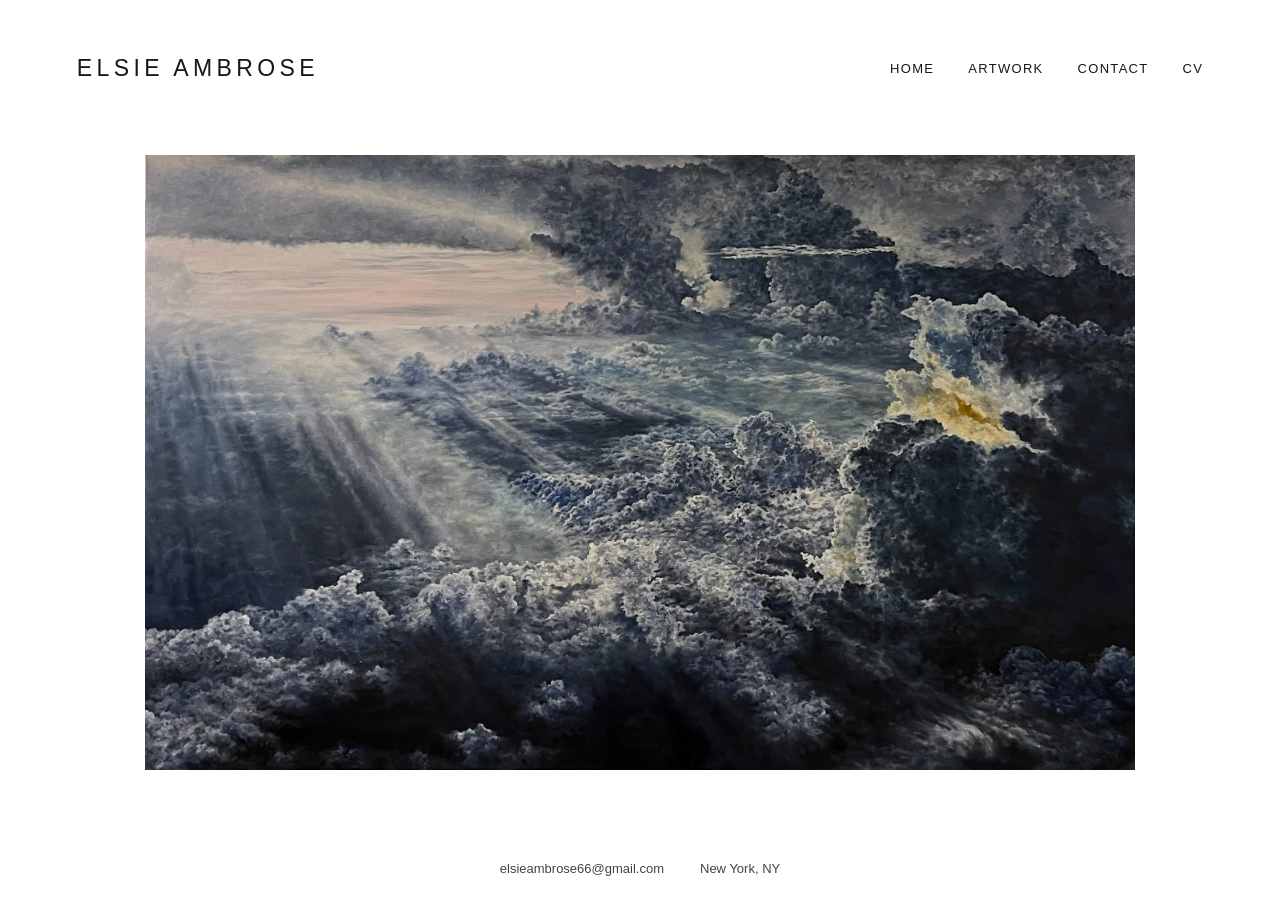
<file: index.html>
<!doctype html>
<html lang="en">
<head>
<meta charset="utf-8">
<meta name="viewport" content="width=device-width, initial-scale=1">
<title>Elsie Ambrose — Artist</title>
<meta name="description" content="Paintings, drawings, and sculptures by Elsie Ambrose, New York.">
<link rel="stylesheet" href="./assets/site.css">
<link rel="icon" href="./favicon.ico" sizes="any">
<link rel="icon" href="./favicon-192.png" type="image/png" sizes="192x192">
<link rel="apple-touch-icon" href="./apple-touch-icon.png">
</head>
<body>
<a class="skip" href="#main">Skip to content</a>
<header class="site-header"><a class="brand" href="./">Elsie Ambrose</a><nav aria-label="Main navigation"><a href="./">Home</a><a href="./artwork/">Artwork</a><a href="./contact/">Contact</a><a href="./cv/">CV</a></nav></header>
<main id="main"><section class="home"><h1 class="sr-only">Elsie Ambrose</h1><img class="home-art" src="artwork/cloudscape.jpeg" alt="Elsie Ambrose’s painting of turbulent clouds and shafts of light" width="2474" height="1536" fetchpriority="high"></section></main>
<footer><a href="mailto:elsieambrose66@gmail.com">elsieambrose66@gmail.com</a><span>New York, NY</span></footer>
</body>
</html>
</file>
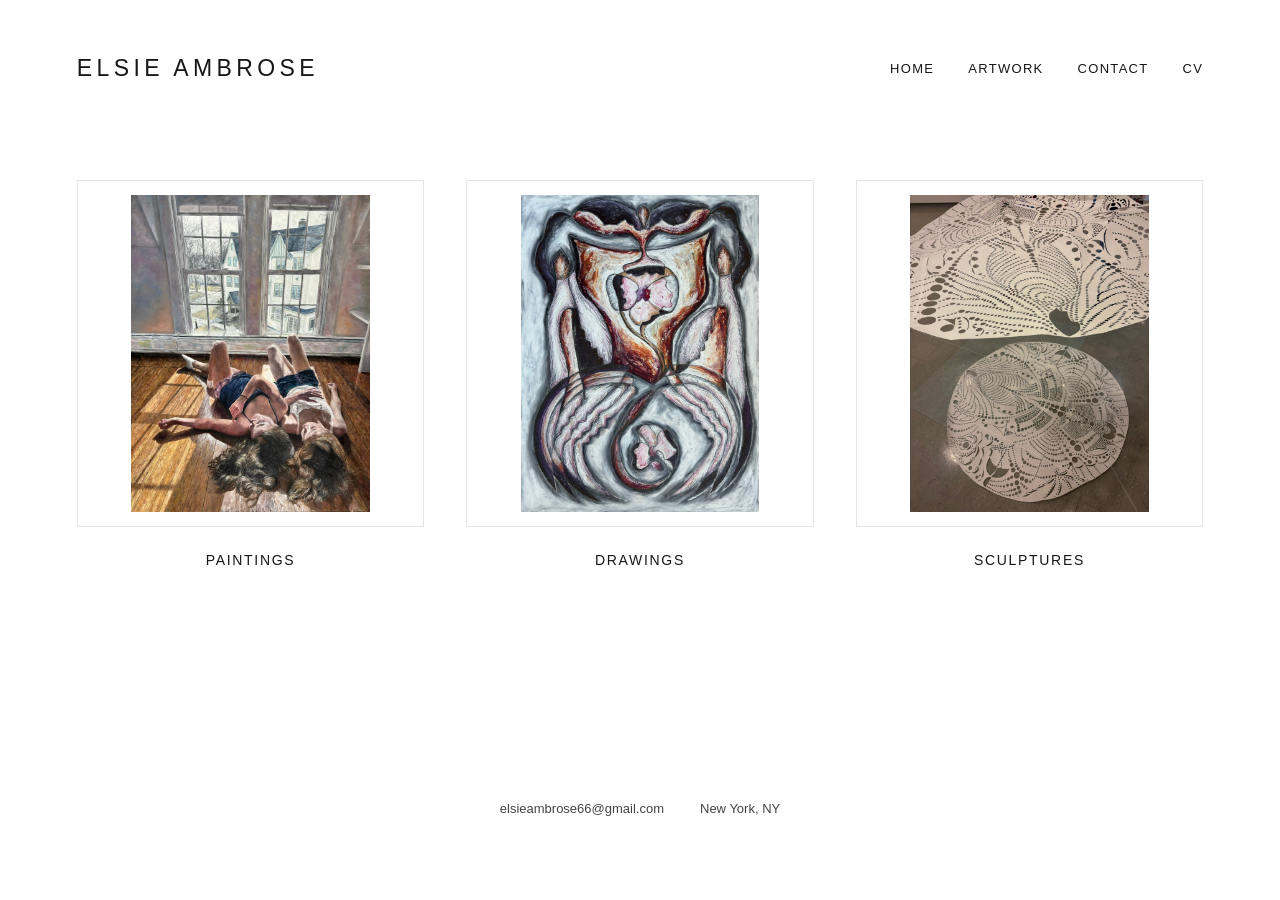
<file: artwork/index.html>
<!doctype html>
<html lang="en">
<head>
<meta charset="utf-8">
<meta name="viewport" content="width=device-width, initial-scale=1">
<title>Artwork — Elsie Ambrose</title>
<meta name="description" content="Paintings, drawings, and sculptures by Elsie Ambrose, New York.">
<link rel="stylesheet" href="../assets/site.css">
<link rel="icon" href="../favicon.ico" sizes="any">
<link rel="icon" href="../favicon-192.png" type="image/png" sizes="192x192">
<link rel="apple-touch-icon" href="../apple-touch-icon.png">
</head>
<body>
<a class="skip" href="#main">Skip to content</a>
<header class="site-header"><a class="brand" href="../">Elsie Ambrose</a><nav aria-label="Main navigation"><a href="../">Home</a><a href="../artwork/">Artwork</a><a href="../contact/">Contact</a><a href="../cv/">CV</a></nav></header>
<main id="main"><section class="artwork-index"><h1 class="sr-only">Artwork</h1><div class="collection-grid"><a href="paintings/" class="collection-cover"><div class="cover-image"><img src="plate-038.jpeg" width="1536" height="2048" alt="Let the Light in, Oil on canvas"></div><h2>Paintings</h2></a><a href="drawings/" class="collection-cover"><div class="cover-image"><img src="plate-045.jpeg" width="1532" height="2052" alt="Condition, Oil pastel and graphite on wood panel"></div><h2>Drawings</h2></a><a href="sculptures/" class="collection-cover"><div class="cover-image"><img src="plate-047.jpeg" width="1536" height="2048" alt="Unmonumental, Hand-cut paper, fishing wire"></div><h2>Sculptures</h2></a></div></section></main>
<footer><a href="mailto:elsieambrose66@gmail.com">elsieambrose66@gmail.com</a><span>New York, NY</span></footer>
</body>
</html>
</file>
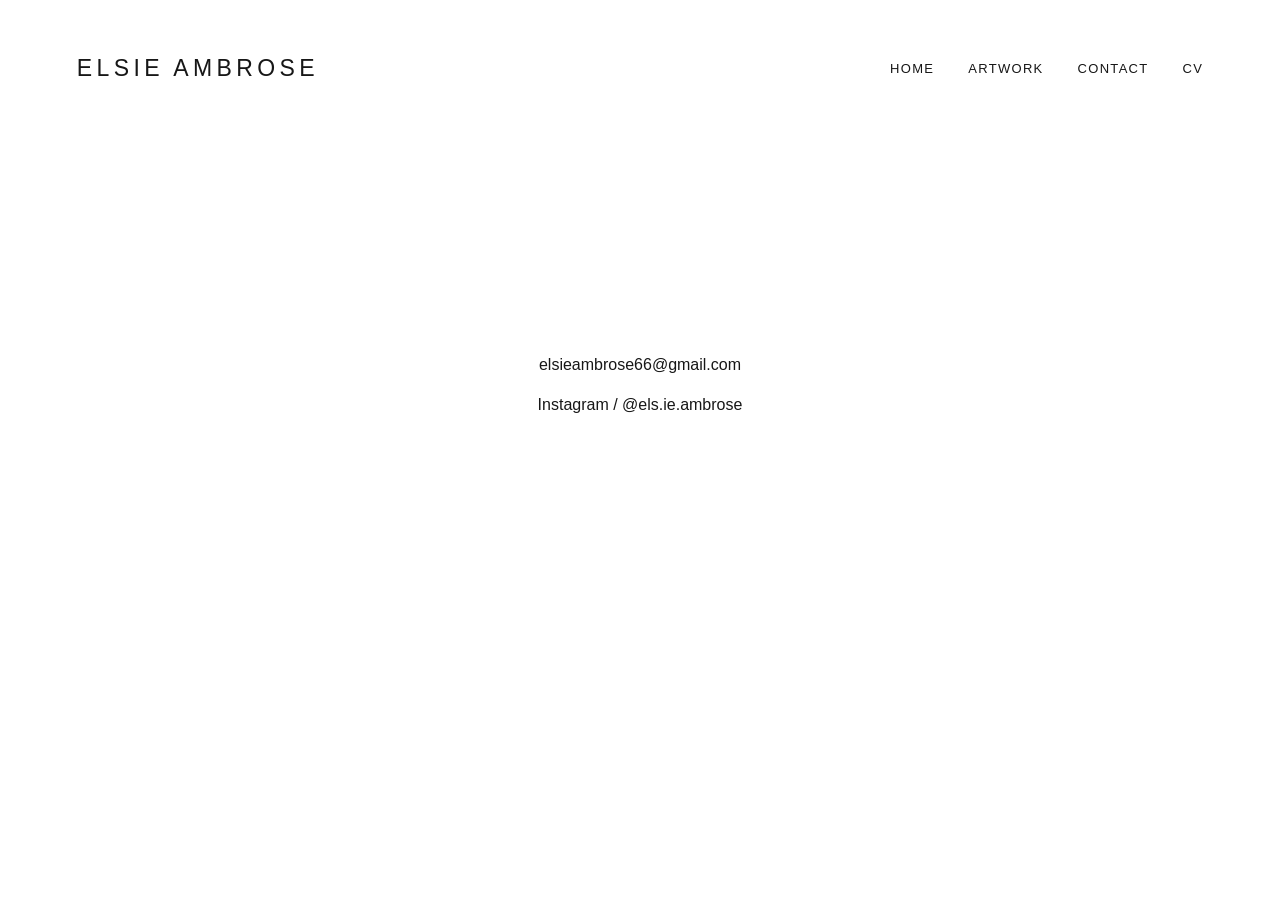
<file: contact/index.html>
<!doctype html>
<html lang="en">
<head>
<meta charset="utf-8">
<meta name="viewport" content="width=device-width, initial-scale=1">
<title>Contact — Elsie Ambrose</title>
<meta name="description" content="Paintings, drawings, and sculptures by Elsie Ambrose, New York.">
<link rel="stylesheet" href="../assets/site.css">
<link rel="icon" href="../favicon.ico" sizes="any">
<link rel="icon" href="../favicon-192.png" type="image/png" sizes="192x192">
<link rel="apple-touch-icon" href="../apple-touch-icon.png">
</head>
<body>
<a class="skip" href="#main">Skip to content</a>
<header class="site-header"><a class="brand" href="../">Elsie Ambrose</a><nav aria-label="Main navigation"><a href="../">Home</a><a href="../artwork/">Artwork</a><a href="../contact/">Contact</a><a href="../cv/">CV</a></nav></header>
<main id="main"><section class="contact-page"><h1 class="sr-only">Contact</h1><a href="mailto:elsieambrose66@gmail.com">elsieambrose66@gmail.com</a><a href="https://www.instagram.com/els.ie.ambrose/" target="_blank" rel="noopener noreferrer">Instagram / @els.ie.ambrose</a></section></main>
<footer><a href="mailto:elsieambrose66@gmail.com">elsieambrose66@gmail.com</a><span>New York, NY</span></footer>
</body>
</html>
</file>
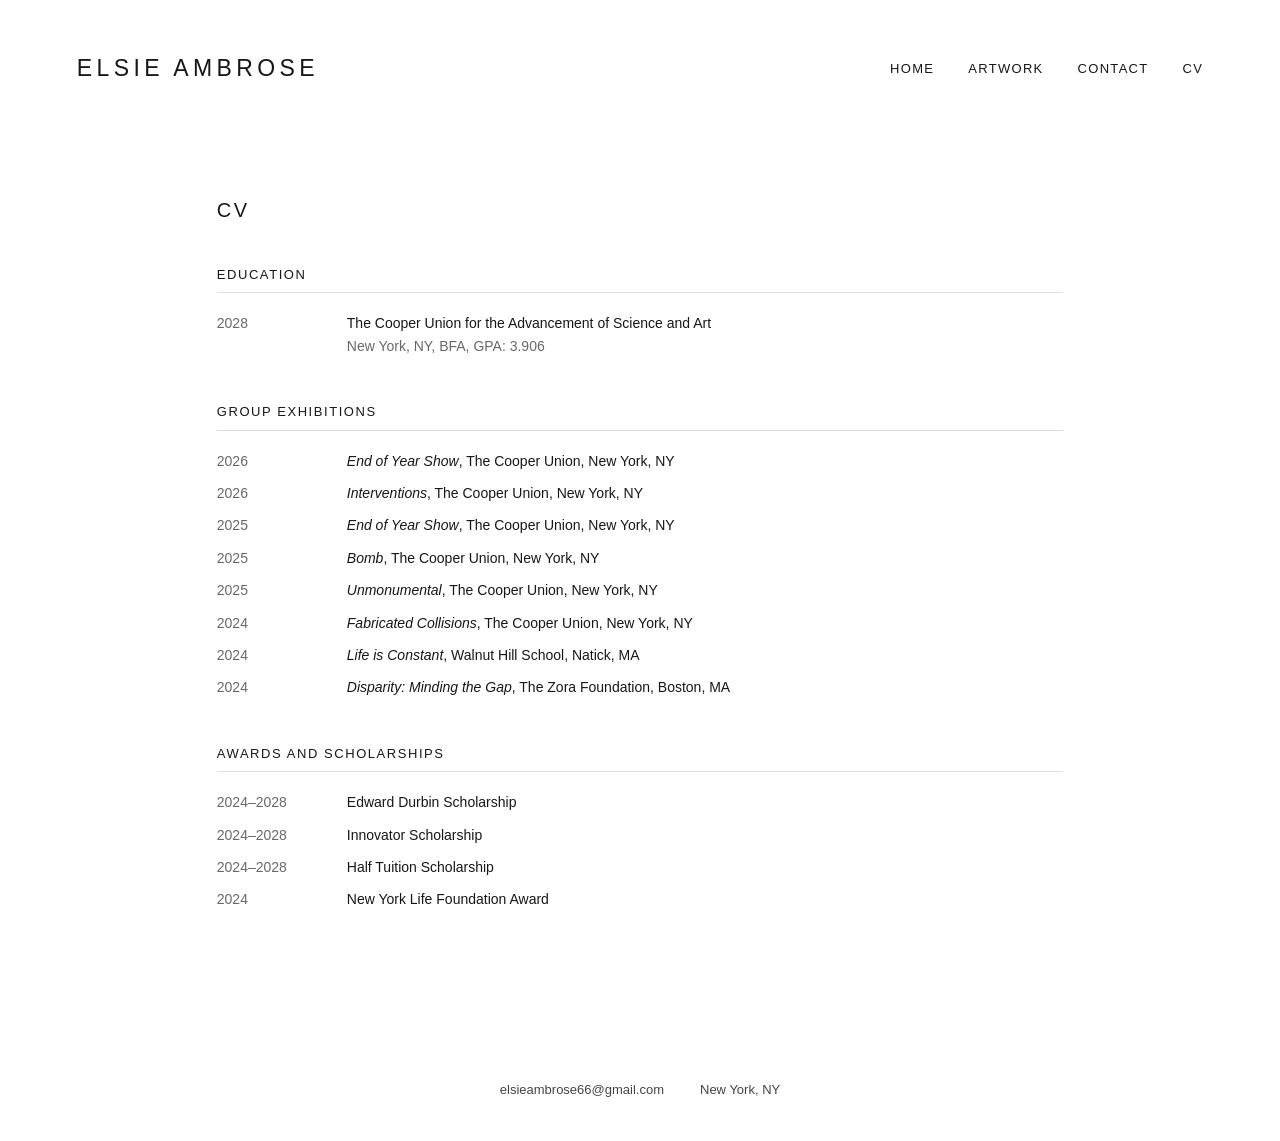
<file: cv/index.html>
<!doctype html>
<html lang="en">
<head>
<meta charset="utf-8">
<meta name="viewport" content="width=device-width, initial-scale=1">
<title>CV — Elsie Ambrose</title>
<meta name="description" content="Paintings, drawings, and sculptures by Elsie Ambrose, New York.">
<link rel="stylesheet" href="../assets/site.css">
<link rel="icon" href="../favicon.ico" sizes="any">
<link rel="icon" href="../favicon-192.png" type="image/png" sizes="192x192">
<link rel="apple-touch-icon" href="../apple-touch-icon.png">
</head>
<body>
<a class="skip" href="#main">Skip to content</a>
<header class="site-header"><a class="brand" href="../">Elsie Ambrose</a><nav aria-label="Main navigation"><a href="../">Home</a><a href="../artwork/">Artwork</a><a href="../contact/">Contact</a><a href="../cv/">CV</a></nav></header>
<main id="main"><section class="cv-page"><h1>CV</h1><h2>Education</h2><ul class="cv-list"><li><span class="cv-year">2028</span><span>The Cooper Union for the Advancement of Science and Art<span class="cv-note">New York, NY, BFA, GPA: 3.906</span></span></li></ul><h2>Group Exhibitions</h2><ul class="cv-list"><li><span class="cv-year">2026</span><span><em>End of Year Show</em>, The Cooper Union, New York, NY</span></li><li><span class="cv-year">2026</span><span><em>Interventions</em>, The Cooper Union, New York, NY</span></li><li><span class="cv-year">2025</span><span><em>End of Year Show</em>, The Cooper Union, New York, NY</span></li><li><span class="cv-year">2025</span><span><em>Bomb</em>, The Cooper Union, New York, NY</span></li><li><span class="cv-year">2025</span><span><em>Unmonumental</em>, The Cooper Union, New York, NY</span></li><li><span class="cv-year">2024</span><span><em>Fabricated Collisions</em>, The Cooper Union, New York, NY</span></li><li><span class="cv-year">2024</span><span><em>Life is Constant</em>, Walnut Hill School, Natick, MA</span></li><li><span class="cv-year">2024</span><span><em>Disparity: Minding the Gap</em>, The Zora Foundation, Boston, MA</span></li></ul><h2>Awards and Scholarships</h2><ul class="cv-list"><li><span class="cv-year">2024–2028</span><span>Edward Durbin Scholarship</span></li><li><span class="cv-year">2024–2028</span><span>Innovator Scholarship</span></li><li><span class="cv-year">2024–2028</span><span>Half Tuition Scholarship</span></li><li><span class="cv-year">2024</span><span>New York Life Foundation Award</span></li></ul></section></main>
<footer><a href="mailto:elsieambrose66@gmail.com">elsieambrose66@gmail.com</a><span>New York, NY</span></footer>
</body>
</html>
</file>
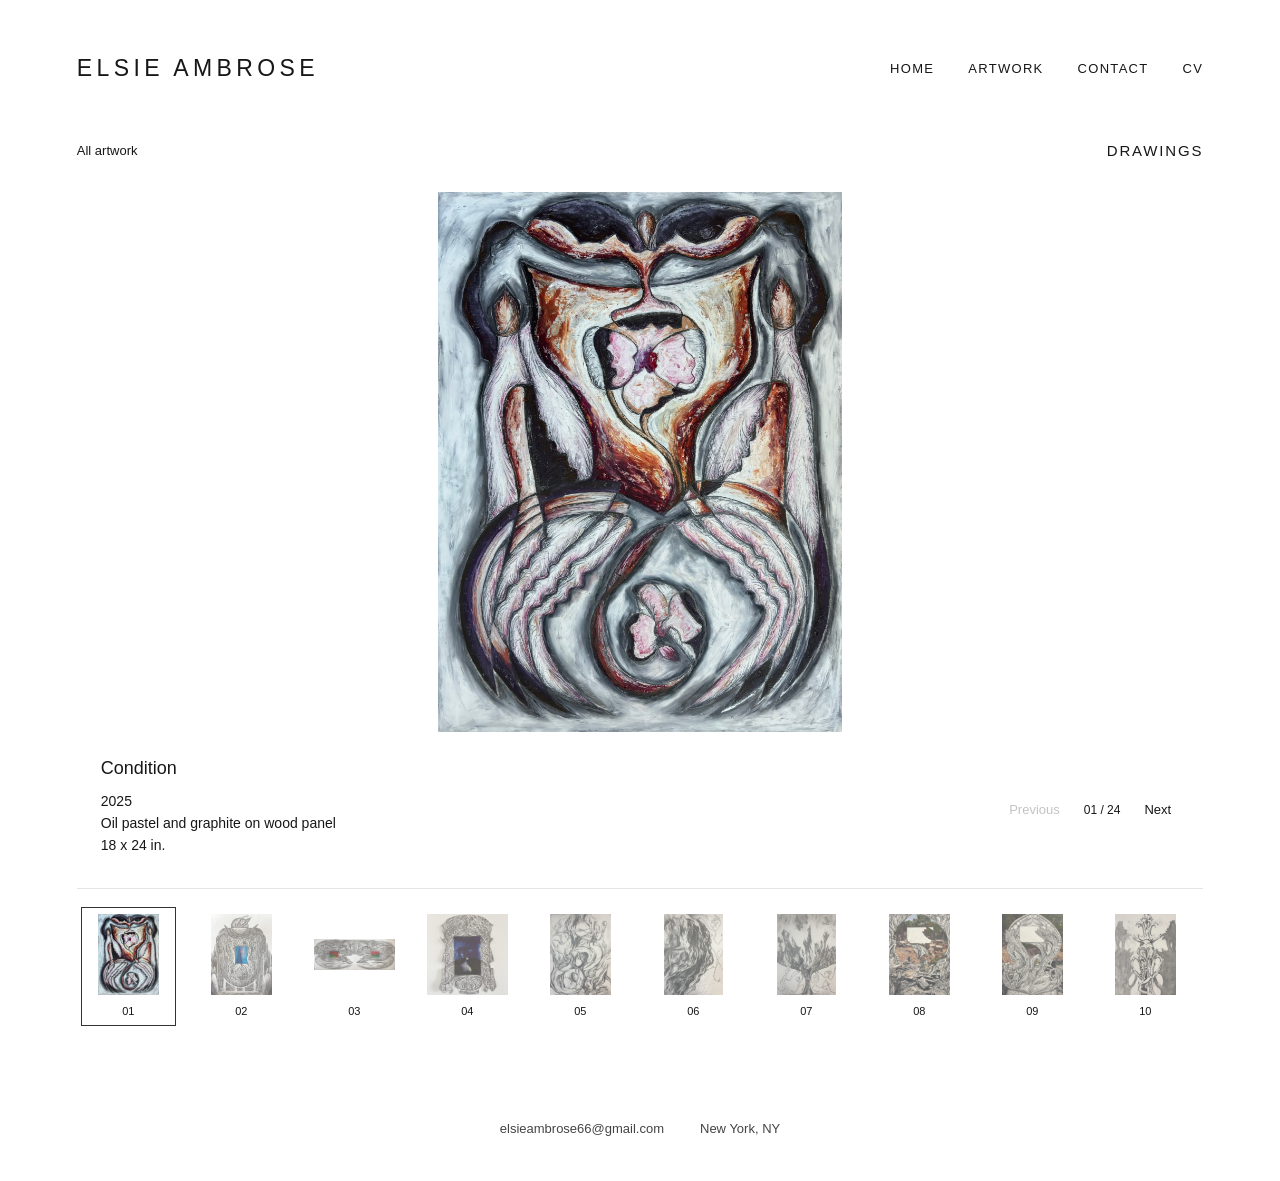
<file: artwork/drawings/index.html>
<!doctype html>
<html lang="en">
<head>
<meta charset="utf-8">
<meta name="viewport" content="width=device-width, initial-scale=1">
<title>Drawings — Elsie Ambrose</title>
<meta name="description" content="Paintings, drawings, and sculptures by Elsie Ambrose, New York.">
<link rel="stylesheet" href="../../assets/site.css">
<link rel="icon" href="../../favicon.ico" sizes="any">
<link rel="icon" href="../../favicon-192.png" type="image/png" sizes="192x192">
<link rel="apple-touch-icon" href="../../apple-touch-icon.png">
</head>
<body>
<a class="skip" href="#main">Skip to content</a>
<header class="site-header"><a class="brand" href="../../">Elsie Ambrose</a><nav aria-label="Main navigation"><a href="../../">Home</a><a href="../../artwork/">Artwork</a><a href="../../contact/">Contact</a><a href="../../cv/">CV</a></nav></header>
<main id="main"><section class="collection-page" data-viewer><div class="collection-heading"><a class="label" href="../">All artwork</a><h1>Drawings</h1></div><div class="large-artwork"><img class="collection-art" src="../plate-045.jpeg" width="1532" height="2052" alt="Condition, Oil pastel and graphite on wood panel"></div><div class="painting-caption"><div aria-live="polite" aria-atomic="true"><h2 data-title>Condition</h2><p data-details>2025<br>Oil pastel and graphite on wood panel<br>18 x 24 in.</p><span class="caption-note" data-note></span></div><div class="sequence-controls"><button type="button" aria-label="Previous artwork" data-prev disabled>Previous</button><span data-counter>01 / 24</span><button type="button" aria-label="Next artwork" data-next>Next</button></div></div><fieldset class="thumbnail-row" aria-label="Choose an artwork"><button type="button" class="art-thumbnail is-selected" data-index="0" aria-pressed="true" aria-label="Condition"><img src="../plate-045.jpeg" width="1532" height="2052" alt="" loading="lazy"><span>01</span></button><button type="button" class="art-thumbnail" data-index="1" aria-pressed="false" aria-label="Song of the Stone Service"><img src="../plate-039.jpeg" width="1534" height="2048" alt="" loading="lazy"><span>02</span></button><button type="button" class="art-thumbnail" data-index="2" aria-pressed="false" aria-label="Untitled"><img src="../plate-040.jpeg" width="2880" height="1092" alt="" loading="lazy"><span>03</span></button><button type="button" class="art-thumbnail" data-index="3" aria-pressed="false" aria-label="Transportation Device"><img src="../plate-041.jpeg" width="1772" height="1772" alt="" loading="lazy"><span>04</span></button><button type="button" class="art-thumbnail" data-index="4" aria-pressed="false" aria-label="Renewal"><img src="../plate-055.jpeg" width="1552" height="2048" alt="" loading="lazy"><span>05</span></button><button type="button" class="art-thumbnail" data-index="5" aria-pressed="false" aria-label="Growth"><img src="../cropped/plate-057.jpeg" width="1451" height="1974" alt="" loading="lazy"><span>06</span></button><button type="button" class="art-thumbnail" data-index="6" aria-pressed="false" aria-label="Breath"><img src="../plate-056.jpeg" width="1536" height="2098" alt="" loading="lazy"><span>07</span></button><button type="button" class="art-thumbnail" data-index="7" aria-pressed="false" aria-label="Mourning Denied #1"><img src="../cropped/plate-022.jpeg" width="1440" height="1925" alt="" loading="lazy"><span>08</span></button><button type="button" class="art-thumbnail" data-index="8" aria-pressed="false" aria-label="Mourning Denied #2"><img src="../cropped/plate-023.jpeg" width="1382" height="1836" alt="" loading="lazy"><span>09</span></button><button type="button" class="art-thumbnail" data-index="9" aria-pressed="false" aria-label="Yielding Stone #1"><img src="../cropped/plate-017.jpeg" width="1430" height="1905" alt="" loading="lazy"><span>10</span></button><button type="button" class="art-thumbnail" data-index="10" aria-pressed="false" aria-label="Yielding Stone #2"><img src="../plate-018.jpeg" width="1582" height="2048" alt="" loading="lazy"><span>11</span></button><button type="button" class="art-thumbnail" data-index="11" aria-pressed="false" aria-label="Yielding Stone #3"><img src="../plate-019.jpeg" width="1618" height="2048" alt="" loading="lazy"><span>12</span></button><button type="button" class="art-thumbnail" data-index="12" aria-pressed="false" aria-label="Yielding Stone #4"><img src="../plate-020.jpeg" width="2156" height="1536" alt="" loading="lazy"><span>13</span></button><button type="button" class="art-thumbnail" data-index="13" aria-pressed="false" aria-label="The angel of grief is alive"><img src="../new-01.jpeg" width="1188" height="1500" alt="" loading="lazy"><span>14</span></button><button type="button" class="art-thumbnail" data-index="14" aria-pressed="false" aria-label="Untitled"><img src="../plate-053.jpeg" width="1544" height="2048" alt="" loading="lazy"><span>15</span></button><button type="button" class="art-thumbnail" data-index="15" aria-pressed="false" aria-label="The Makers"><img src="../new-09.jpeg" width="1430" height="2000" alt="" loading="lazy"><span>16</span></button><button type="button" class="art-thumbnail" data-index="16" aria-pressed="false" aria-label="The Pathers"><img src="../new-10.jpeg" width="1429" height="2000" alt="" loading="lazy"><span>17</span></button><button type="button" class="art-thumbnail" data-index="17" aria-pressed="false" aria-label="The Sailers"><img src="../new-11.jpeg" width="1470" height="2000" alt="" loading="lazy"><span>18</span></button><button type="button" class="art-thumbnail" data-index="18" aria-pressed="false" aria-label="The Nearseers"><img src="../new-12.jpeg" width="1477" height="2000" alt="" loading="lazy"><span>19</span></button><button type="button" class="art-thumbnail" data-index="19" aria-pressed="false" aria-label="The Climbers"><img src="../new-13.jpeg" width="1499" height="2000" alt="" loading="lazy"><span>20</span></button><button type="button" class="art-thumbnail" data-index="20" aria-pressed="false" aria-label="The Sweepers"><img src="../new-14.jpeg" width="1497" height="2000" alt="" loading="lazy"><span>21</span></button><button type="button" class="art-thumbnail" data-index="21" aria-pressed="false" aria-label="The Sowers"><img src="../new-15.jpeg" width="1494" height="2000" alt="" loading="lazy"><span>22</span></button><button type="button" class="art-thumbnail" data-index="22" aria-pressed="false" aria-label="The Caretakers"><img src="../new-16.jpeg" width="1498" height="2000" alt="" loading="lazy"><span>23</span></button><button type="button" class="art-thumbnail" data-index="23" aria-pressed="false" aria-label="The Drainers"><img src="../new-17.jpeg" width="1524" height="2000" alt="" loading="lazy"><span>24</span></button></fieldset><script type="application/json" data-items>[{"name": "plate-045.jpeg", "src": "plate-045.jpeg", "width": 1532, "height": 2052, "title": "Condition", "details": ["2025", "Oil pastel and graphite on wood panel", "18 x 24 in."], "alt": "Condition, Oil pastel and graphite on wood panel", "note": "", "view": 1, "totalViews": 1}, {"name": "plate-039.jpeg", "src": "plate-039.jpeg", "width": 1534, "height": 2048, "title": "Song of the Stone Service", "details": ["Graphite and image on paper", "11 x 14 in."], "alt": "Song of the Stone Service, Graphite and image on paper", "note": "", "view": 1, "totalViews": 1}, {"name": "plate-040.jpeg", "src": "plate-040.jpeg", "width": 2880, "height": 1092, "title": "Untitled", "details": ["2026", "Graphite and image on paper", "11 x 28 in."], "alt": "Untitled, Graphite and image on paper", "note": "", "view": 1, "totalViews": 1}, {"name": "plate-041.jpeg", "src": "plate-041.jpeg", "width": 1772, "height": 1772, "title": "Transportation Device", "details": ["2025", "Graphite and image on paper", "11 x 14 in."], "alt": "Transportation Device, Graphite and image on paper", "note": "", "view": 1, "totalViews": 1}, {"name": "plate-055.jpeg", "src": "plate-055.jpeg", "width": 1552, "height": 2048, "title": "Renewal", "details": ["2025", "Graphite on paper", "22 x 30 in."], "alt": "Renewal, Graphite on paper", "note": "", "view": 1, "totalViews": 1}, {"name": "plate-057.jpeg", "src": "cropped/plate-057.jpeg", "width": 1451, "height": 1974, "title": "Growth", "details": ["2025", "Graphite on paper", "22 x 30 in."], "alt": "Growth, Graphite on paper", "note": "", "view": 1, "totalViews": 1}, {"name": "plate-056.jpeg", "src": "plate-056.jpeg", "width": 1536, "height": 2098, "title": "Breath", "details": ["2025", "Graphite on paper", "22 x 30 in."], "alt": "Breath, Graphite on paper", "note": "", "view": 1, "totalViews": 1}, {"name": "plate-022.jpeg", "src": "cropped/plate-022.jpeg", "width": 1440, "height": 1925, "title": "Mourning Denied #1", "details": ["2025", "Graphite and image on paper", "11 x 14 in."], "alt": "Mourning Denied #1, Graphite and image on paper", "note": "", "view": 1, "totalViews": 1}, {"name": "plate-023.jpeg", "src": "cropped/plate-023.jpeg", "width": 1382, "height": 1836, "title": "Mourning Denied #2", "details": ["2025", "Graphite and image on paper", "11 x 14 in."], "alt": "Mourning Denied #2, Graphite and image on paper", "note": "", "view": 1, "totalViews": 1}, {"name": "plate-017.jpeg", "src": "cropped/plate-017.jpeg", "width": 1430, "height": 1905, "title": "Yielding Stone #1", "details": ["2025", "Charcoal on paper", "18 x 24 in."], "alt": "Yielding Stone #1, Charcoal on paper", "note": "", "view": 1, "totalViews": 1}, {"name": "plate-018.jpeg", "src": "plate-018.jpeg", "width": 1582, "height": 2048, "title": "Yielding Stone #2", "details": ["2025", "Charcoal on paper", "18 x 24 in."], "alt": "Yielding Stone #2, Charcoal on paper", "note": "", "view": 1, "totalViews": 1}, {"name": "plate-019.jpeg", "src": "plate-019.jpeg", "width": 1618, "height": 2048, "title": "Yielding Stone #3", "details": ["2025", "Charcoal on paper", "18 x 24 in."], "alt": "Yielding Stone #3, Charcoal on paper", "note": "", "view": 1, "totalViews": 1}, {"name": "plate-020.jpeg", "src": "plate-020.jpeg", "width": 2156, "height": 1536, "title": "Yielding Stone #4", "details": ["2025", "Charcoal on paper", "18 x 24 in."], "alt": "Yielding Stone #4, Charcoal on paper", "note": "", "view": 1, "totalViews": 1}, {"name": "new-01.jpeg", "src": "new-01.jpeg", "width": 1188, "height": 1500, "title": "The angel of grief is alive", "details": ["2026", "Lithography", "12 x 16 in."], "alt": "The angel of grief is alive, Lithography", "note": "", "view": 1, "totalViews": 1}, {"name": "plate-053.jpeg", "src": "plate-053.jpeg", "width": 1544, "height": 2048, "title": "Untitled", "details": ["2024", "Watercolor, ink, paper", "11 x 14 in."], "alt": "Untitled, Watercolor, ink, paper", "note": "", "view": 1, "totalViews": 1}, {"name": "new-09.jpeg", "src": "new-09.jpeg", "width": 1430, "height": 2000, "title": "The Makers", "details": ["2026", "Pen, paper, collage", "8.5 x 11 in."], "alt": "The Makers, Pen, paper, collage", "note": "", "view": 1, "totalViews": 1}, {"name": "new-10.jpeg", "src": "new-10.jpeg", "width": 1429, "height": 2000, "title": "The Pathers", "details": ["2026", "Pen, paper, collage", "8.5 x 11 in."], "alt": "The Pathers, Pen, paper, collage", "note": "", "view": 1, "totalViews": 1}, {"name": "new-11.jpeg", "src": "new-11.jpeg", "width": 1470, "height": 2000, "title": "The Sailers", "details": ["2026", "Pen, paper, collage", "8.5 x 11 in."], "alt": "The Sailers, Pen, paper, collage", "note": "", "view": 1, "totalViews": 1}, {"name": "new-12.jpeg", "src": "new-12.jpeg", "width": 1477, "height": 2000, "title": "The Nearseers", "details": ["2026", "Pen, paper, collage", "8.5 x 11 in."], "alt": "The Nearseers, Pen, paper, collage", "note": "", "view": 1, "totalViews": 1}, {"name": "new-13.jpeg", "src": "new-13.jpeg", "width": 1499, "height": 2000, "title": "The Climbers", "details": ["2026", "Pen, paper, collage", "8.5 x 11 in."], "alt": "The Climbers, Pen, paper, collage", "note": "", "view": 1, "totalViews": 1}, {"name": "new-14.jpeg", "src": "new-14.jpeg", "width": 1497, "height": 2000, "title": "The Sweepers", "details": ["2026", "Pen, paper, collage", "8.5 x 11 in."], "alt": "The Sweepers, Pen, paper, collage", "note": "", "view": 1, "totalViews": 1}, {"name": "new-15.jpeg", "src": "new-15.jpeg", "width": 1494, "height": 2000, "title": "The Sowers", "details": ["2026", "Pen, paper, collage", "8.5 x 11 in."], "alt": "The Sowers, Pen, paper, collage", "note": "", "view": 1, "totalViews": 1}, {"name": "new-16.jpeg", "src": "new-16.jpeg", "width": 1498, "height": 2000, "title": "The Caretakers", "details": ["2026", "Pen, paper, collage", "8.5 x 11 in."], "alt": "The Caretakers, Pen, paper, collage", "note": "", "view": 1, "totalViews": 1}, {"name": "new-17.jpeg", "src": "new-17.jpeg", "width": 1524, "height": 2000, "title": "The Drainers", "details": ["2026", "Pen, paper, collage", "8.5 x 11 in."], "alt": "The Drainers, Pen, paper, collage", "note": "", "view": 1, "totalViews": 1}]</script></section><script src="../../assets/viewer.js"></script></main>
<footer><a href="mailto:elsieambrose66@gmail.com">elsieambrose66@gmail.com</a><span>New York, NY</span></footer>
</body>
</html>
</file>
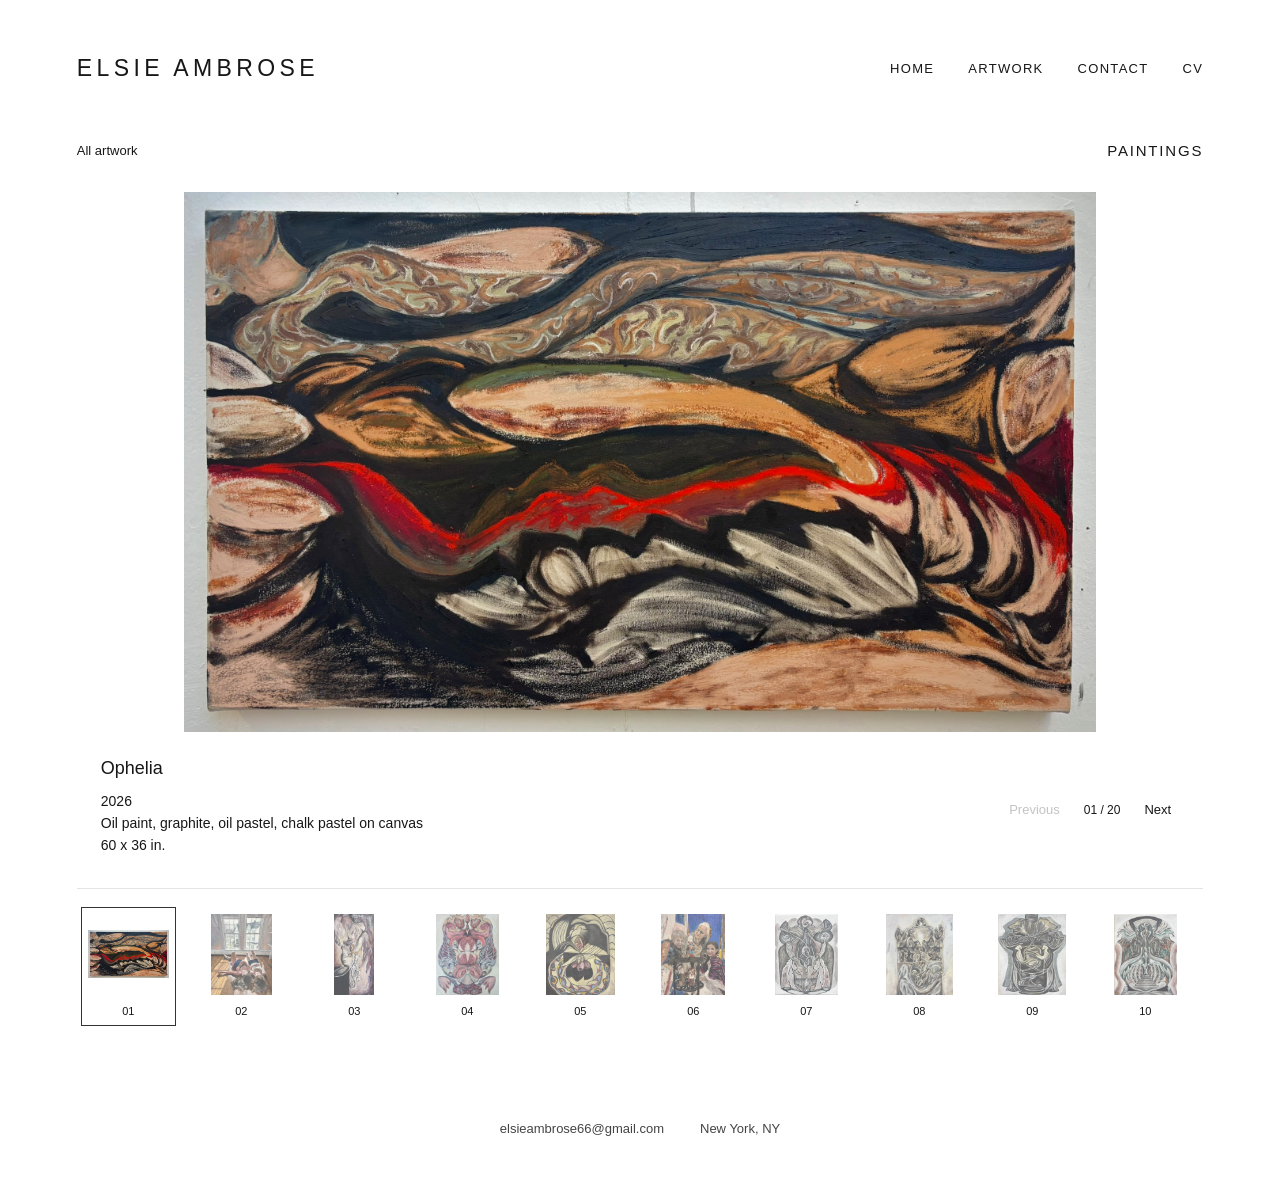
<file: artwork/paintings/index.html>
<!doctype html>
<html lang="en">
<head>
<meta charset="utf-8">
<meta name="viewport" content="width=device-width, initial-scale=1">
<title>Paintings — Elsie Ambrose</title>
<meta name="description" content="Paintings, drawings, and sculptures by Elsie Ambrose, New York.">
<link rel="stylesheet" href="../../assets/site.css">
<link rel="icon" href="../../favicon.ico" sizes="any">
<link rel="icon" href="../../favicon-192.png" type="image/png" sizes="192x192">
<link rel="apple-touch-icon" href="../../apple-touch-icon.png">
</head>
<body>
<a class="skip" href="#main">Skip to content</a>
<header class="site-header"><a class="brand" href="../../">Elsie Ambrose</a><nav aria-label="Main navigation"><a href="../../">Home</a><a href="../../artwork/">Artwork</a><a href="../../contact/">Contact</a><a href="../../cv/">CV</a></nav></header>
<main id="main"><section class="collection-page" data-viewer><div class="collection-heading"><a class="label" href="../">All artwork</a><h1>Paintings</h1></div><div class="large-artwork"><img class="collection-art" src="../plate-029.jpeg" width="2306" height="1364" alt="Ophelia, Oil paint, graphite, oil pastel, chalk pastel on canvas"></div><div class="painting-caption"><div aria-live="polite" aria-atomic="true"><h2 data-title>Ophelia</h2><p data-details>2026<br>Oil paint, graphite, oil pastel, chalk pastel on canvas<br>60 x 36 in.</p><span class="caption-note" data-note></span></div><div class="sequence-controls"><button type="button" aria-label="Previous artwork" data-prev disabled>Previous</button><span data-counter>01 / 20</span><button type="button" aria-label="Next artwork" data-next>Next</button></div></div><fieldset class="thumbnail-row" aria-label="Choose an artwork"><button type="button" class="art-thumbnail is-selected" data-index="0" aria-pressed="true" aria-label="Ophelia"><img src="../plate-029.jpeg" width="2306" height="1364" alt="" loading="lazy"><span>01</span></button><button type="button" class="art-thumbnail" data-index="1" aria-pressed="false" aria-label="Let the Light in"><img src="../plate-038.jpeg" width="1536" height="2048" alt="" loading="lazy"><span>02</span></button><button type="button" class="art-thumbnail" data-index="2" aria-pressed="false" aria-label="Untitled"><img src="../new-18.jpeg" width="989" height="2000" alt="" loading="lazy"><span>03</span></button><button type="button" class="art-thumbnail" data-index="3" aria-pressed="false" aria-label="Fruit of the Stone Service Creatures"><img src="../new-08.jpeg" width="1163" height="1500" alt="" loading="lazy"><span>04</span></button><button type="button" class="art-thumbnail" data-index="4" aria-pressed="false" aria-label="Untitled"><img src="../cropped/plate-044.jpeg" width="1712" height="2003" alt="" loading="lazy"><span>05</span></button><button type="button" class="art-thumbnail" data-index="5" aria-pressed="false" aria-label="Untitled"><img src="../cropped/plate-034.jpeg" width="1434" height="1824" alt="" loading="lazy"><span>06</span></button><button type="button" class="art-thumbnail" data-index="6" aria-pressed="false" aria-label="Listeners of the Stone Service"><img src="../cropped/plate-027.jpeg" width="1570" height="2018" alt="" loading="lazy"><span>07</span></button><button type="button" class="art-thumbnail" data-index="7" aria-pressed="false" aria-label="Light of the Stone Service"><img src="../cropped/plate-028.jpeg" width="1629" height="1974" alt="" loading="lazy"><span>08</span></button><button type="button" class="art-thumbnail" data-index="8" aria-pressed="false" aria-label="Protectors of the Stone Service"><img src="../cropped/plate-026.jpeg" width="1689" height="2003" alt="" loading="lazy"><span>09</span></button><button type="button" class="art-thumbnail" data-index="9" aria-pressed="false" aria-label="Navigation of the Stone Service"><img src="../cropped/plate-025.jpeg" width="1559" height="2007" alt="" loading="lazy"><span>10</span></button><button type="button" class="art-thumbnail" data-index="10" aria-pressed="false" aria-label="Guardian Angel"><img src="../cloudscape.jpeg" width="2474" height="1536" alt="" loading="lazy"><span>11</span></button><button type="button" class="art-thumbnail" data-index="11" aria-pressed="false" aria-label="Life is Constant Unending Creation and Destruction Happening at Every Moment, view 1"><img src="../plate-016.jpeg" width="2048" height="1728" alt="" loading="lazy"><span>12</span></button><button type="button" class="art-thumbnail" data-index="12" aria-pressed="false" aria-label="Life is Constant Unending Creation and Destruction Happening at Every Moment, view 2"><img src="../plate-010.jpeg" width="1536" height="2048" alt="" loading="lazy"><span>13</span></button><button type="button" class="art-thumbnail" data-index="13" aria-pressed="false" aria-label="Life is Constant Unending Creation and Destruction Happening at Every Moment, view 3"><img src="../plate-014.jpeg" width="1536" height="2048" alt="" loading="lazy"><span>14</span></button><button type="button" class="art-thumbnail" data-index="14" aria-pressed="false" aria-label="Reincarnation"><img src="../plate-036.jpeg" width="2182" height="1536" alt="" loading="lazy"><span>15</span></button><button type="button" class="art-thumbnail" data-index="15" aria-pressed="false" aria-label="Nana’s Dress"><img src="../plate-035.jpeg" width="1694" height="2048" alt="" loading="lazy"><span>16</span></button><button type="button" class="art-thumbnail" data-index="16" aria-pressed="false" aria-label="Untitled"><img src="../cropped/plate-042.jpeg" width="1421" height="1971" alt="" loading="lazy"><span>17</span></button><button type="button" class="art-thumbnail" data-index="17" aria-pressed="false" aria-label="Path of the Stone Service"><img src="../new-07.jpeg" width="1244" height="2000" alt="" loading="lazy"><span>18</span></button><button type="button" class="art-thumbnail" data-index="18" aria-pressed="false" aria-label="Creature of the Stone Service"><img src="../cropped/plate-043.jpeg" width="1499" height="2611" alt="" loading="lazy"><span>19</span></button><button type="button" class="art-thumbnail" data-index="19" aria-pressed="false" aria-label="Phosphenes"><img src="../plate-037.jpeg" width="2048" height="2054" alt="" loading="lazy"><span>20</span></button></fieldset><script type="application/json" data-items>[{"name": "plate-029.jpeg", "src": "plate-029.jpeg", "width": 2306, "height": 1364, "title": "Ophelia", "details": ["2026", "Oil paint, graphite, oil pastel, chalk pastel on canvas", "60 x 36 in."], "alt": "Ophelia, Oil paint, graphite, oil pastel, chalk pastel on canvas", "note": "", "view": 1, "totalViews": 1}, {"name": "plate-038.jpeg", "src": "plate-038.jpeg", "width": 1536, "height": 2048, "title": "Let the Light in", "details": ["2023", "Oil on canvas", "36 x 48 in."], "alt": "Let the Light in, Oil on canvas", "note": "", "view": 1, "totalViews": 1}, {"name": "new-18.jpeg", "src": "new-18.jpeg", "width": 989, "height": 2000, "title": "Untitled", "details": ["2026", "Oil paint, oil pastel, chalk pastel on canvas", "48 x 24 in."], "alt": "Untitled, Oil paint, oil pastel, chalk pastel on canvas", "note": "", "view": 1, "totalViews": 1}, {"name": "new-08.jpeg", "src": "new-08.jpeg", "width": 1163, "height": 1500, "title": "Fruit of the Stone Service Creatures", "details": ["2026", "Oil paint, graphite, oil pastel, chalk pastel on canvas", "14 x 18 in."], "alt": "Fruit of the Stone Service Creatures, Oil paint, graphite, oil pastel, chalk pastel on canvas", "note": "", "view": 1, "totalViews": 1}, {"name": "plate-044.jpeg", "src": "cropped/plate-044.jpeg", "width": 1712, "height": 2003, "title": "Untitled", "details": ["2025", "Oil paint on canvas", "11 x 14 in."], "alt": "Untitled, Oil paint on canvas", "note": "", "view": 1, "totalViews": 1}, {"name": "plate-034.jpeg", "src": "cropped/plate-034.jpeg", "width": 1434, "height": 1824, "title": "Untitled", "details": ["2024–2025", "Oil paint on canvas", "38 x 30 in."], "alt": "Untitled, Oil paint on canvas", "note": "", "view": 1, "totalViews": 1}, {"name": "plate-027.jpeg", "src": "cropped/plate-027.jpeg", "width": 1570, "height": 2018, "title": "Listeners of the Stone Service", "details": ["2026", "Oil paint on canvas", "11 x 14 in."], "alt": "Listeners of the Stone Service, Oil paint on canvas", "note": "", "view": 1, "totalViews": 1}, {"name": "plate-028.jpeg", "src": "cropped/plate-028.jpeg", "width": 1629, "height": 1974, "title": "Light of the Stone Service", "details": ["2026", "Oil paint, graphite, oil pastel, chalk pastel on canvas", "11 x 14 in."], "alt": "Light of the Stone Service, Oil paint, graphite, oil pastel, chalk pastel on canvas", "note": "", "view": 1, "totalViews": 1}, {"name": "plate-026.jpeg", "src": "cropped/plate-026.jpeg", "width": 1689, "height": 2003, "title": "Protectors of the Stone Service", "details": ["2026", "Oil paint, graphite, oil pastel, chalk pastel on canvas", "11 x 14 in."], "alt": "Protectors of the Stone Service, Oil paint, graphite, oil pastel, chalk pastel on canvas", "note": "", "view": 1, "totalViews": 1}, {"name": "plate-025.jpeg", "src": "cropped/plate-025.jpeg", "width": 1559, "height": 2007, "title": "Navigation of the Stone Service", "details": ["2026", "Oil paint, graphite, oil pastel, chalk pastel on canvas", "11 x 14 in."], "alt": "Navigation of the Stone Service, Oil paint, graphite, oil pastel, chalk pastel on canvas", "note": "", "view": 1, "totalViews": 1}, {"name": "cloudscape.jpeg", "src": "cloudscape.jpeg", "width": 2474, "height": 1536, "title": "Guardian Angel", "details": ["2022", "Oil on canvas", "30 x 40 in."], "alt": "Guardian Angel, Oil on canvas", "note": "", "view": 1, "totalViews": 1}, {"name": "plate-016.jpeg", "src": "plate-016.jpeg", "width": 2048, "height": 1728, "title": "Life is Constant Unending Creation and Destruction Happening at Every Moment", "details": ["2024", "Oil paint", "30 x 20 ft. (360 x 240 in.)"], "alt": "Life is Constant Unending Creation and Destruction Happening at Every Moment, Oil paint", "note": "View 1 of 3", "view": 1, "totalViews": 3}, {"name": "plate-010.jpeg", "src": "plate-010.jpeg", "width": 1536, "height": 2048, "title": "Life is Constant Unending Creation and Destruction Happening at Every Moment", "details": ["2024", "Oil paint", "30 x 20 ft. (360 x 240 in.)"], "alt": "Life is Constant Unending Creation and Destruction Happening at Every Moment, Oil paint", "note": "View 2 of 3", "view": 2, "totalViews": 3}, {"name": "plate-014.jpeg", "src": "plate-014.jpeg", "width": 1536, "height": 2048, "title": "Life is Constant Unending Creation and Destruction Happening at Every Moment", "details": ["2024", "Oil paint", "30 x 20 ft. (360 x 240 in.)"], "alt": "Life is Constant Unending Creation and Destruction Happening at Every Moment, Oil paint", "note": "View 3 of 3", "view": 3, "totalViews": 3}, {"name": "plate-036.jpeg", "src": "plate-036.jpeg", "width": 2182, "height": 1536, "title": "Reincarnation", "details": ["2023", "Oil on wood panel", "24 x 36 in."], "alt": "Reincarnation, Oil on wood panel", "note": "", "view": 1, "totalViews": 1}, {"name": "plate-035.jpeg", "src": "plate-035.jpeg", "width": 1694, "height": 2048, "title": "Nana’s Dress", "details": ["2024", "Oil paint and chalk pastels on canvas", "20 x 24 in."], "alt": "Nana’s Dress, Oil paint and chalk pastels on canvas", "note": "", "view": 1, "totalViews": 1}, {"name": "plate-042.jpeg", "src": "cropped/plate-042.jpeg", "width": 1421, "height": 1971, "title": "Untitled", "details": ["2025", "Oil paint on paper", "36 x 24 in."], "alt": "Untitled, Oil paint on paper", "note": "", "view": 1, "totalViews": 1}, {"name": "new-07.jpeg", "src": "new-07.jpeg", "width": 1244, "height": 2000, "title": "Path of the Stone Service", "details": ["2026", "Oil paint on paper", "30 x 20 in."], "alt": "Path of the Stone Service, Oil paint on paper", "note": "", "view": 1, "totalViews": 1}, {"name": "plate-043.jpeg", "src": "cropped/plate-043.jpeg", "width": 1499, "height": 2611, "title": "Creature of the Stone Service", "details": ["2025", "Oil paint on canvas", "52 x 24 in."], "alt": "Creature of the Stone Service, Oil paint on canvas", "note": "", "view": 1, "totalViews": 1}, {"name": "plate-037.jpeg", "src": "plate-037.jpeg", "width": 2048, "height": 2054, "title": "Phosphenes", "details": ["2023", "Oil paint on canvas", "48 x 48 in."], "alt": "Phosphenes, Oil paint on canvas", "note": "", "view": 1, "totalViews": 1}]</script></section><script src="../../assets/viewer.js"></script></main>
<footer><a href="mailto:elsieambrose66@gmail.com">elsieambrose66@gmail.com</a><span>New York, NY</span></footer>
</body>
</html>
</file>
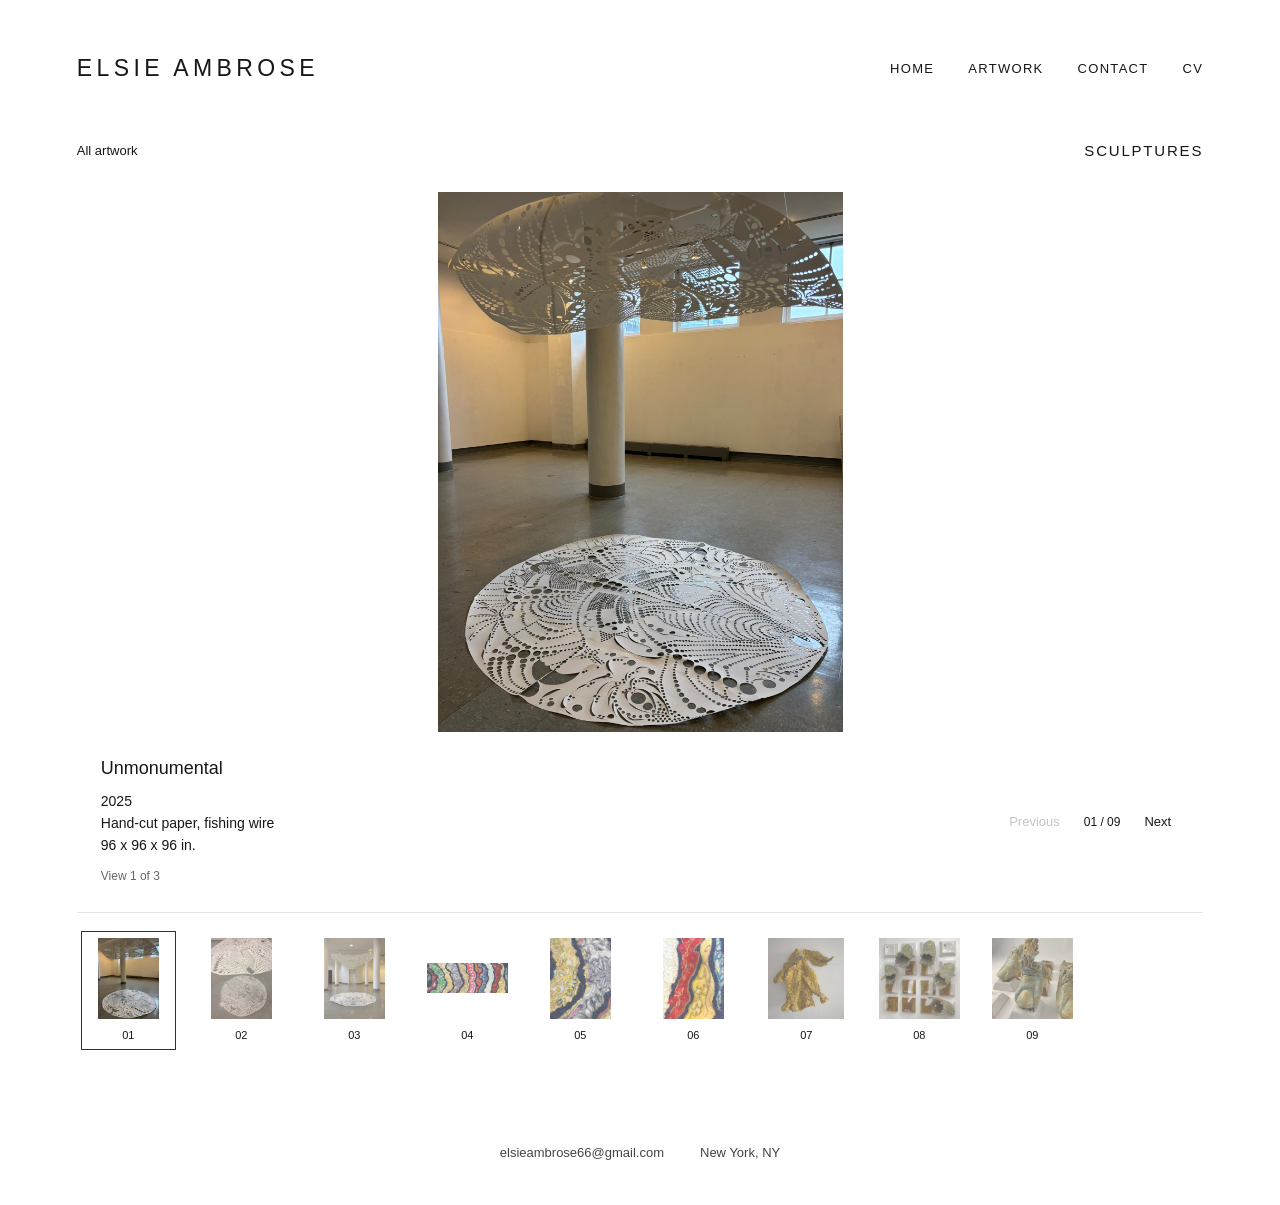
<file: artwork/sculptures/index.html>
<!doctype html>
<html lang="en">
<head>
<meta charset="utf-8">
<meta name="viewport" content="width=device-width, initial-scale=1">
<title>Sculptures — Elsie Ambrose</title>
<meta name="description" content="Paintings, drawings, and sculptures by Elsie Ambrose, New York.">
<link rel="stylesheet" href="../../assets/site.css">
<link rel="icon" href="../../favicon.ico" sizes="any">
<link rel="icon" href="../../favicon-192.png" type="image/png" sizes="192x192">
<link rel="apple-touch-icon" href="../../apple-touch-icon.png">
</head>
<body>
<a class="skip" href="#main">Skip to content</a>
<header class="site-header"><a class="brand" href="../../">Elsie Ambrose</a><nav aria-label="Main navigation"><a href="../../">Home</a><a href="../../artwork/">Artwork</a><a href="../../contact/">Contact</a><a href="../../cv/">CV</a></nav></header>
<main id="main"><section class="collection-page" data-viewer><div class="collection-heading"><a class="label" href="../">All artwork</a><h1>Sculptures</h1></div><div class="large-artwork"><img class="collection-art" src="../plate-049.jpeg" width="1536" height="2048" alt="Unmonumental, Hand-cut paper, fishing wire"></div><div class="painting-caption"><div aria-live="polite" aria-atomic="true"><h2 data-title>Unmonumental</h2><p data-details>2025<br>Hand-cut paper, fishing wire<br>96 x 96 x 96 in.</p><span class="caption-note" data-note>View 1 of 3</span></div><div class="sequence-controls"><button type="button" aria-label="Previous artwork" data-prev disabled>Previous</button><span data-counter>01 / 09</span><button type="button" aria-label="Next artwork" data-next>Next</button></div></div><fieldset class="thumbnail-row" aria-label="Choose an artwork"><button type="button" class="art-thumbnail is-selected" data-index="0" aria-pressed="true" aria-label="Unmonumental, view 1"><img src="../plate-049.jpeg" width="1536" height="2048" alt="" loading="lazy"><span>01</span></button><button type="button" class="art-thumbnail" data-index="1" aria-pressed="false" aria-label="Unmonumental, view 2"><img src="../plate-047.jpeg" width="1536" height="2048" alt="" loading="lazy"><span>02</span></button><button type="button" class="art-thumbnail" data-index="2" aria-pressed="false" aria-label="Unmonumental, view 3"><img src="../plate-050.jpeg" width="1536" height="2048" alt="" loading="lazy"><span>03</span></button><button type="button" class="art-thumbnail" data-index="3" aria-pressed="false" aria-label="Forget me not, view 1"><img src="../new-04.jpeg" width="1920" height="715" alt="" loading="lazy"><span>04</span></button><button type="button" class="art-thumbnail" data-index="4" aria-pressed="false" aria-label="Forget me not, view 2"><img src="../new-05.jpeg" width="1125" height="1500" alt="" loading="lazy"><span>05</span></button><button type="button" class="art-thumbnail" data-index="5" aria-pressed="false" aria-label="Forget me not, view 3"><img src="../new-06.jpeg" width="1125" height="1500" alt="" loading="lazy"><span>06</span></button><button type="button" class="art-thumbnail" data-index="6" aria-pressed="false" aria-label="Untitled"><img src="../plate-007.jpeg" width="1720" height="1826" alt="" loading="lazy"><span>07</span></button><button type="button" class="art-thumbnail" data-index="7" aria-pressed="false" aria-label="Human Connection, view 1"><img src="../new-02.jpeg" width="1920" height="1920" alt="" loading="lazy"><span>08</span></button><button type="button" class="art-thumbnail" data-index="8" aria-pressed="false" aria-label="Human Connection, view 2"><img src="../new-03.jpeg" width="1920" height="1920" alt="" loading="lazy"><span>09</span></button></fieldset><script type="application/json" data-items>[{"name": "plate-049.jpeg", "src": "plate-049.jpeg", "width": 1536, "height": 2048, "title": "Unmonumental", "details": ["2025", "Hand-cut paper, fishing wire", "96 x 96 x 96 in."], "alt": "Unmonumental, Hand-cut paper, fishing wire", "note": "View 1 of 3", "view": 1, "totalViews": 3}, {"name": "plate-047.jpeg", "src": "plate-047.jpeg", "width": 1536, "height": 2048, "title": "Unmonumental", "details": ["2025", "Hand-cut paper, fishing wire", "96 x 96 x 96 in."], "alt": "Unmonumental, Hand-cut paper, fishing wire", "note": "View 2 of 3", "view": 2, "totalViews": 3}, {"name": "plate-050.jpeg", "src": "plate-050.jpeg", "width": 1536, "height": 2048, "title": "Unmonumental", "details": ["2025", "Hand-cut paper, fishing wire", "96 x 96 x 96 in."], "alt": "Unmonumental, Hand-cut paper, fishing wire", "note": "View 3 of 3", "view": 3, "totalViews": 3}, {"name": "new-04.jpeg", "src": "new-04.jpeg", "width": 1920, "height": 715, "title": "Forget me not", "details": ["2024", "Mixed media", "24 x 70 in."], "alt": "Forget me not, Mixed media", "note": "View 1 of 3", "view": 1, "totalViews": 3}, {"name": "new-05.jpeg", "src": "new-05.jpeg", "width": 1125, "height": 1500, "title": "Forget me not", "details": ["2024", "Mixed media", "24 x 70 in."], "alt": "Forget me not, Mixed media", "note": "View 2 of 3", "view": 2, "totalViews": 3}, {"name": "new-06.jpeg", "src": "new-06.jpeg", "width": 1125, "height": 1500, "title": "Forget me not", "details": ["2024", "Mixed media", "24 x 70 in."], "alt": "Forget me not, Mixed media", "note": "View 3 of 3", "view": 3, "totalViews": 3}, {"name": "plate-007.jpeg", "src": "plate-007.jpeg", "width": 1720, "height": 1826, "title": "Untitled", "details": ["2024", "Ginkgo leaves, chicken wire, papier-mâché, wood, light", "66 x 60 x 16 in."], "alt": "Untitled, Ginkgo leaves, chicken wire, papier-mâché, wood, light", "note": "", "view": 1, "totalViews": 1}, {"name": "new-02.jpeg", "src": "new-02.jpeg", "width": 1920, "height": 1920, "title": "Human Connection", "details": ["2023", "Ceramic stoneware and glazes", "22 x 12 x 22 in."], "alt": "Human Connection, Ceramic stoneware and glazes", "note": "View 1 of 2", "view": 1, "totalViews": 2}, {"name": "new-03.jpeg", "src": "new-03.jpeg", "width": 1920, "height": 1920, "title": "Human Connection", "details": ["2023", "Ceramic stoneware and glazes", "22 x 12 x 22 in."], "alt": "Human Connection, Ceramic stoneware and glazes", "note": "View 2 of 2", "view": 2, "totalViews": 2}]</script></section><script src="../../assets/viewer.js"></script></main>
<footer><a href="mailto:elsieambrose66@gmail.com">elsieambrose66@gmail.com</a><span>New York, NY</span></footer>
</body>
</html>
</file>
<file: assets/site.css>
:root{--background:#fff;--foreground:#171717;--gold:#171717;--rule:#dedede;--popover:#fff;--popover-foreground:#171717;color-scheme:light}*{box-sizing:border-box}html{background:#fff}body{margin:0;background:var(--background);color:var(--foreground);font-family:Arial,Helvetica,sans-serif;font-size:16px;line-height:1.5}a{color:inherit;text-decoration:none}a:hover{text-decoration:underline;text-underline-offset:5px}button{font:inherit;color:inherit}a:focus-visible,button:focus-visible,[tabindex]:focus-visible{outline:2px solid #333;outline-offset:5px}.site-header{max-width:1420px;padding:54px 6vw 36px;margin:auto;display:flex;justify-content:space-between;align-items:center;gap:30px}.brand{text-transform:uppercase;letter-spacing:.19em;font-size:23px;line-height:1.3;font-weight:400;white-space:nowrap}nav{display:flex;gap:34px;font-size:13px;text-transform:uppercase;letter-spacing:.1em}main{min-height:calc(100svh - 255px)}.home{padding:35px 6vw 55px;display:flex;justify-content:center;align-items:center;min-height:calc(100svh - 275px)}.home-art{width:min(100%,990px);height:auto;max-height:70svh;object-fit:contain}footer{max-width:1420px;margin:auto;display:flex;justify-content:center;align-items:center;gap:36px;padding:34px 6vw 42px;font-size:13px;color:#444}body:has(.contact-page) footer{display:none}.skip{position:fixed;top:-100px;left:20px;z-index:50;background:#fff;padding:10px}.skip:focus{top:10px}.artwork-index{max-width:1320px;margin:auto;padding:60px 6vw 95px}.collection-grid{display:grid;grid-template-columns:repeat(3,minmax(0,1fr));gap:42px}.cover-image{aspect-ratio:1;width:100%;padding:14px;display:flex;align-items:center;justify-content:center;background:#fff;border:1px solid #e5e5e5}.cover-image img{width:100%;height:100%;object-fit:contain}.collection-cover h2{font-size:14px;text-transform:uppercase;letter-spacing:.12em;font-weight:400;text-align:center;margin:23px 0}.collection-cover:hover .cover-image{border-color:#888}.collection-page{max-width:1380px;margin:auto;padding:20px 6vw 45px}.collection-heading{display:flex;justify-content:space-between;align-items:center;gap:24px;margin:0 0 30px}.collection-heading .label{font-size:13px}.collection-heading h1{font-weight:400;text-transform:uppercase;letter-spacing:.12em;font-size:15px;margin:0}.collection-art{display:block;width:100%;height:clamp(300px,60svh,750px);object-fit:contain;background:#fff;padding:0 24px}.painting-caption{display:flex;justify-content:space-between;gap:30px;align-items:center;padding:24px 24px 25px;min-height:138px}.painting-caption h2{font-size:18px;font-weight:400;line-height:1.4;margin:0 0 8px}.painting-caption p{font-size:14px;line-height:1.6;max-width:660px;margin:0 0 6px}.caption-note{font-size:12px;color:#686868}.sequence-controls{display:flex;gap:16px;align-items:center;white-space:nowrap;font-size:12px}.sequence-controls button{border:0;background:#fff;padding:12px 8px;cursor:pointer;font-size:13px}.sequence-controls button:hover{text-decoration:underline}.sequence-controls button:disabled{opacity:.25;cursor:default}.thumbnail-row{position:relative;display:flex;gap:18px;overflow-x:auto;min-width:0;max-width:100%;margin:0;padding:18px 4px 14px;border:0;border-top:1px solid #e4e4e4;scrollbar-width:thin;scrollbar-color:#aaa #fff}.art-thumbnail{display:flex;flex:none;flex-direction:column;align-items:center;width:95px;gap:8px;padding:6px;background:#fff;border:1px solid transparent;cursor:pointer}.art-thumbnail img{width:81px;height:81px;object-fit:contain;opacity:.65}.art-thumbnail span{font-size:11px}.art-thumbnail:hover img,.art-thumbnail.is-selected img{opacity:1}.art-thumbnail.is-selected{border-color:#333}.contact-page{min-height:65svh;display:flex;flex-direction:column;align-items:center;justify-content:center;gap:16px;padding:45px 6vw 100px;text-align:center}.contact-page p{margin:0 0 8px}.contact-page a{font-size:16px;overflow-wrap:anywhere}.cv-page{max-width:1000px;margin:30px auto;padding:45px 6vw 100px;min-height:65svh}.cv-page h1{font-size:20px;font-weight:400;letter-spacing:.12em;margin:0 0 36px}.cv-empty{color:#666;font-size:14px}.cv-text{white-space:pre-wrap;line-height:1.8}@media(max-width:700px){.site-header{padding:32px 6vw 22px;flex-direction:column;align-items:flex-start;gap:24px}.brand{font-size:21px}nav{gap:25px;font-size:12px}.home{padding:40px 6vw;min-height:60svh}.home-art{max-height:65svh}footer{flex-direction:column;gap:9px;padding:28px 6vw}.artwork-index{padding:40px 6vw 60px}.collection-grid{grid-template-columns:1fr;gap:38px;max-width:390px;margin:auto}.collection-cover h2{margin:15px 0}.collection-page{padding:20px 5vw 40px}.collection-art{height:48svh;min-height:280px;padding:0 10px}.painting-caption{padding:20px 8px;gap:15px;flex-direction:column;align-items:flex-start}.sequence-controls{align-self:flex-end}.painting-caption p{font-size:14px}.thumbnail-row{gap:10px}.art-thumbnail{width:76px}.art-thumbnail img{width:62px;height:70px}.contact-page{align-items:flex-start;text-align:left;min-height:55svh}.collection-heading{margin-bottom:22px}.collection-heading h1{font-size:13px}}@media(prefers-reduced-motion:reduce){*,*:before,*:after{scroll-behavior:auto!important;animation:none!important;transition:none!important}}

.sr-only{position:absolute;width:1px;height:1px;padding:0;margin:-1px;overflow:hidden;clip:rect(0,0,0,0);white-space:nowrap;border:0}
.collection-cover{display:block}
.collection-cover:hover{text-decoration:none}
.cv-page h2{font-size:13px;font-weight:400;text-transform:uppercase;letter-spacing:.12em;margin:40px 0 14px;padding-bottom:8px;border-bottom:1px solid var(--rule)}
.cv-list{list-style:none;margin:0;padding:0;font-size:14px;line-height:1.6}
.cv-list li{display:grid;grid-template-columns:110px 1fr;gap:20px;padding:5px 0}
.cv-year{color:#686868}
.cv-note{display:block;color:#686868}
@media(max-width:700px){.cv-list li{grid-template-columns:80px 1fr;gap:12px}}
</file>
